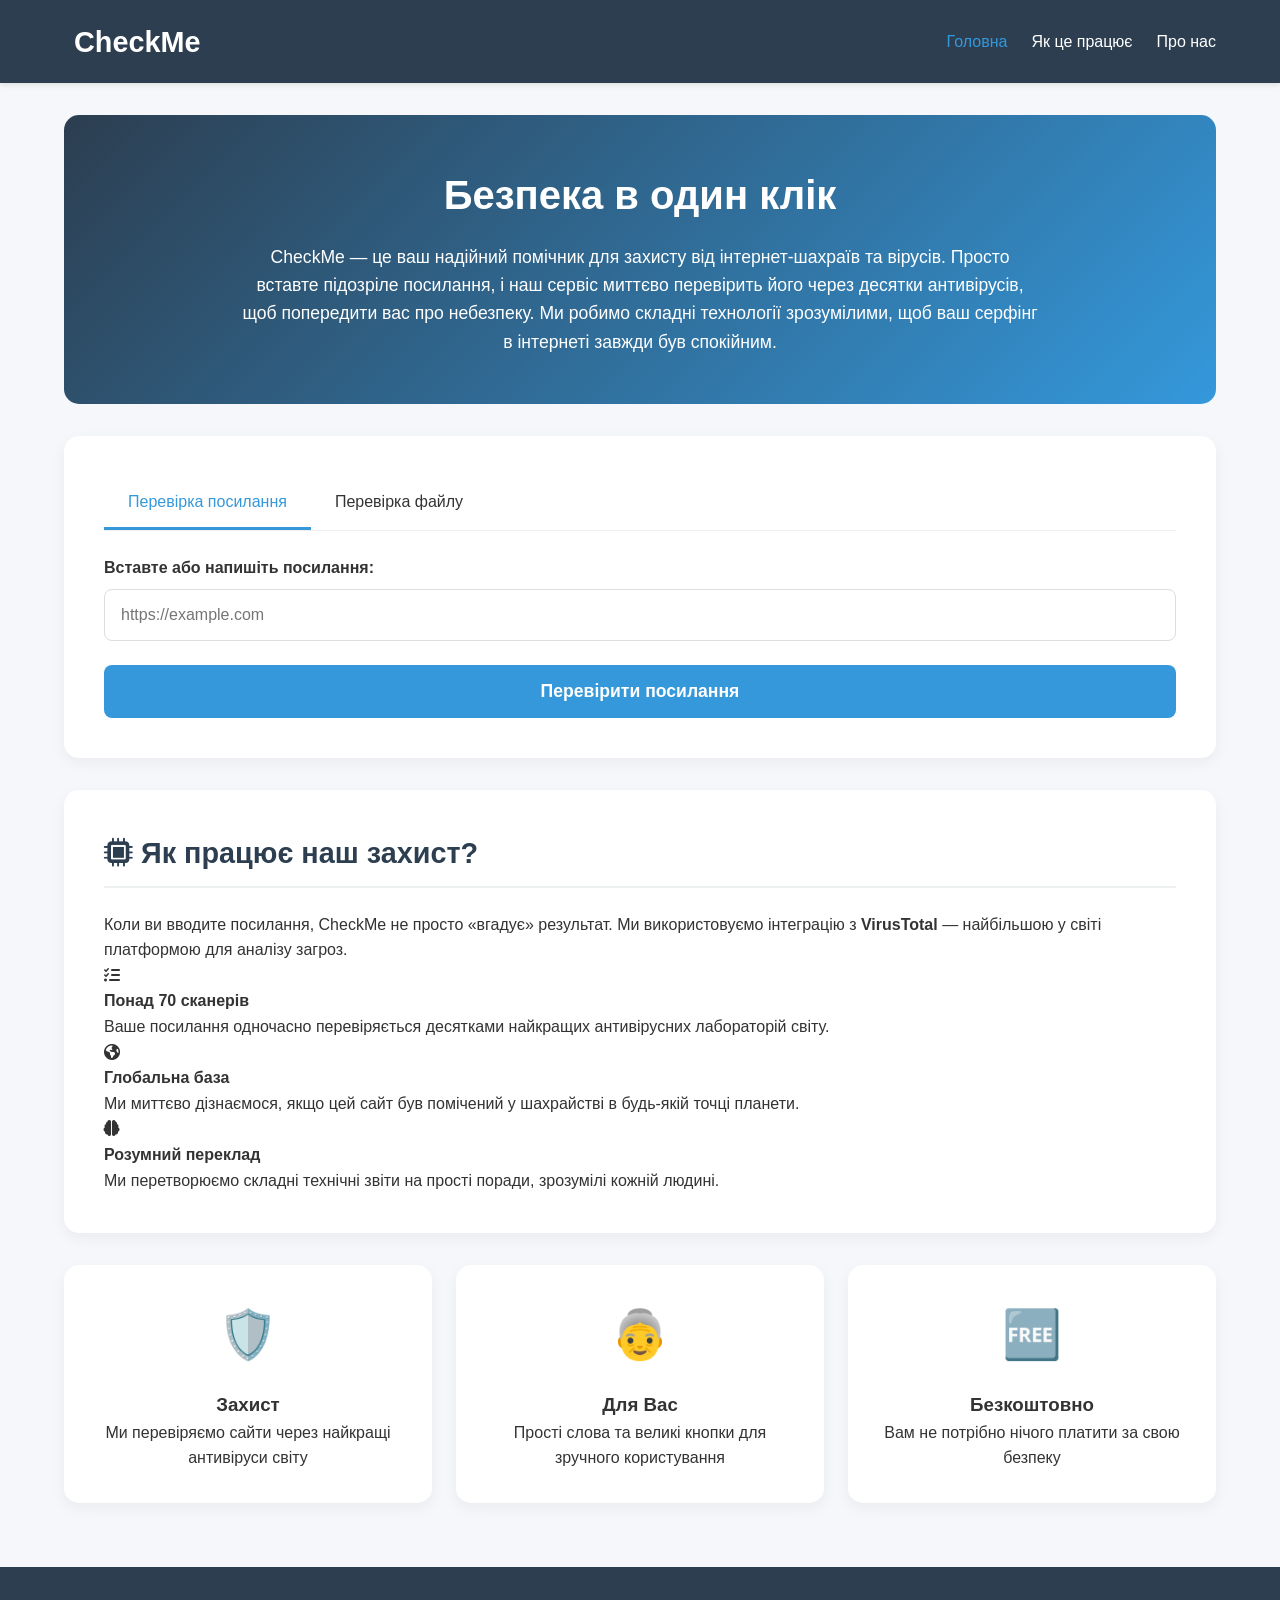
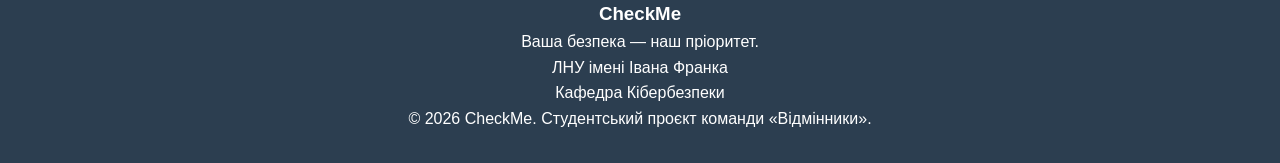
<file: static/index.html>
﻿<!DOCTYPE html>
<html lang="uk">
<head>
    <meta charset="UTF-8">
    <meta name="viewport" content="width=device-width, initial-scale=1.0">
    <title>CheckMe — Безпека в один клік</title>
    <link rel="stylesheet" href="https://cdnjs.cloudflare.com/ajax/libs/font-awesome/6.0.0/css/all.min.css">
    <link rel="stylesheet" href="style.css">
</head>
<body>
    <header>
        <div class="container">
            <div class="header-content">
                <div class="logo">
                    <span class="logo-icon"><i class="fas fa-shield-halved"></i></span>
                    <h1>CheckMe</h1>
                </div>
                <nav>
                    <ul>
                        <li><a href="#" class="nav-link active" data-page="home">Головна</a></li>
                        <li><a href="#" class="nav-link" data-page="documentation">Як це працює</a></li>
                        <li><a href="#" class="nav-link" data-page="about">Про нас</a></li>
                    </ul>
                </nav>
            </div>
        </div>
    </header>

    <main class="container">
        <section id="home" class="page active">
            <div class="hero">
                <h2>Безпека в один клік</h2>
                <p>
                    CheckMe — це ваш надійний помічник для захисту від інтернет-шахраїв та вірусів.
                    Просто вставте підозріле посилання, і наш сервіс миттєво перевірить його через десятки антивірусів, щоб попередити вас про небезпеку.
                    Ми робимо складні технології зрозумілими, щоб ваш серфінг в інтернеті завжди був спокійним.
                </p>
            </div>

            <div class="checker-container">
                <div class="tabs">
                    <div class="tab active" data-tab="url">Перевірка посилання</div>
                    <div class="tab" data-tab="file">Перевірка файлу</div>
                </div>

                <div class="tab-content active" id="url-tab">
                    <div class="input-group">
                        <label for="url-input">Вставте або напишіть посилання:</label>
                        <div class="input-wrapper">
                            <input type="text" id="url-input" class="input-field" placeholder="https://example.com">
                            <button id="btn-clear-url" class="btn-clear" title="Очистити">×</button>
                        </div>
                    </div>
                    <button id="btn-check-url" class="btn btn-block">Перевірити посилання</button>
                </div>

                <div class="tab-content" id="file-tab">
                    <div class="input-group">
                        <label>Виберіть файл для перевірки:</label>
                        <div class="file-placeholder">
                            Функціонал перевірки файлів у розробці
                        </div>
                    </div>
                    
                </div>

                <div id="result-display" class="result">
                    <h3 id="result-title">Заголовок</h3>
                    <p id="result-message">Повідомлення</p>
                </div>
            </div>

            <div class="tech-info-section">
                <div class="doc-section">
                    <h2><i class="fas fa-microchip"></i> Як працює наш захист?</h2>
                    <p>Коли ви вводите посилання, CheckMe не просто «вгадує» результат. Ми використовуємо інтеграцію з <strong>VirusTotal</strong> — найбільшою у світі платформою для аналізу загроз.</p>
                    <div class="tech-grid">
                        <div class="tech-item">
                            <i class="fas fa-list-check"></i>
                            <h4>Понад 70 сканерів</h4>
                            <p>Ваше посилання одночасно перевіряється десятками найкращих антивірусних лабораторій світу.</p>
                        </div>
                        <div class="tech-item">
                            <i class="fas fa-earth-americas"></i>
                            <h4>Глобальна база</h4>
                            <p>Ми миттєво дізнаємося, якщо цей сайт був помічений у шахрайстві в будь-якій точці планети.</p>
                        </div>
                        <div class="tech-item">
                            <i class="fas fa-brain"></i>
                            <h4>Розумний переклад</h4>
                            <p>Ми перетворюємо складні технічні звіти на прості поради, зрозумілі кожній людині.</p>
                        </div>
                    </div>
                </div>
            </div>

            <div class="features">
                <div class="feature-card">
                    <div class="feature-icon">🛡️</div>
                    <h3>Захист</h3>
                    <p>Ми перевіряємо сайти через найкращі антивіруси світу</p>
                </div>
                <div class="feature-card">
                    <div class="feature-icon">👵</div>
                    <h3>Для Вас</h3>
                    <p>Прості слова та великі кнопки для зручного користування</p>
                </div>
                <div class="feature-card">
                    <div class="feature-icon">🆓</div>
                    <h3>Безкоштовно</h3>
                    <p>Вам не потрібно нічого платити за свою безпеку</p>
                </div>
            </div>
        </section>

        <section id="documentation" class="page">
            <h1>Як це працює</h1>

            <div class="doc-section">
                <h2><i class="fas fa-gears"></i> Наші алгоритми та підходи</h2>
                <p>Для забезпечення високого рівня захисту команда «Відмінники» розробила багаторівневу систему перевірки кожного посилання.</p>

                <div class="tech-card-mini">
                    <ul class="algo-list">
                        <li>
                            <strong>Метод порівняння символів (Typosquatting):</strong>
                            Ми використовуємо спеціальні алгоритми для виявлення посилань, які намагаються видати себе за відомі бренди (наприклад, <em>monobonk.com</em> замість <em>monobank.ua</em>).
                        </li>
                        <li>
                            <strong>Агрегація даних VirusTotal:</strong>
                            Ваш запит аналізується одночасно десятками світових лідерів у сфері кібербезпеки, що дозволяє виявити навіть найновіші загрози.
                        </li>
                        <li>
                            <strong>Адаптивна інтерпретація:</strong>
                            Наша система не просто показує кількість знайдених вірусів, а аналізує тип загрози (фішинг, троян чи спам) і пояснює це людською мовою.
                        </li>
                        <li>
                            <strong>SSL-діагностика:</strong>
                            Ми перевіряємо наявність зашифрованого з'єднання, щоб переконатися, що ваші дані не будуть перехоплені сторонніми особами.
                        </li>
                    </ul>
                </div>
            </div>

            <div class="doc-section">
                <h2><i class="fas fa-users-gear"></i> Процес розробки команди</h2>
                <p>Створення <strong>CheckMe</strong> — це результат згуртованої роботи семи студентів-першокурсників кафедри Кібербезпеки ЛНУ ім. Івана Франка.</p>

                <div class="workflow-steps">
                    <div class="step">
                        <span class="step-num">1</span>
                        <p><strong>Дослідження:</strong> Ми проаналізували головні цифрові небезпеки, з якими стикаються люди старшого віку в Україні.</p>
                    </div>
                    <div class="step">
                        <span class="step-num">2</span>
                        <p><strong>Розробка логіки:</strong> Створення бекенд-частини на Python для стабільної взаємодії з глобальними базами загроз.</p>
                    </div>
                    <div class="step">
                        <span class="step-num">3</span>
                        <p><strong>UX/UI Дизайн:</strong> Розробка інтерфейсу за принципами максимальної простоти — великі кнопки та зрозумілі підказки.</p>
                    </div>
                    <div class="step">
                        <span class="step-num">4</span>
                        <p><strong>Тестування:</strong> Ретельна перевірка системи на різних типах шкідливих посилань для мінімізації помилок.</p>
                    </div>
                </div>
            </div>
        </section>

        <section id="about" class="page">
            <h1>Про нас</h1>
            <div class="doc-section">
                <h2>Команда: «Відмінники»</h2>
                <p>Проєкт <strong>CheckMe</strong> розроблений командою «Відмінники» — студентами 1-го курсу спеціальності «Кібербезпека» ЛНУ імені Івана Франка.</p>
                <div class="team-grid">
                    <div class="team-member"><strong>Асатрян Ерік</strong><span>Teamlead</span></div>
                    <div class="team-member"><strong>Дмитрів Богдан</strong><span>Backend/Frontend developer</span></div>
                    <div class="team-member"><strong>Пельчар Арсеній</strong><span>Security Analyst</span></div>
                    <div class="team-member"><strong>Паращич Максим</strong><span>Designer</span></div>
                    <div class="team-member"><strong>Сримов Денис</strong><span>Frontend developer</span></div>
                </div>
            </div>
            <div class="doc-section">
                <h2>Наша місія</h2>
                <p>Створити простий та зрозумілий сервіс для людей похилого віку, який допоможе захистити особисті дані від шахраїв.</p>
            </div>
        </section>
    </main>

    <footer>
        <div class="container">
            <div class="footer-content">
                <div class="footer-info">
                    <h3>CheckMe</h3>
                    <p>Ваша безпека — наш пріоритет.</p>
                </div>
                <div class="footer-university">
                    <p>ЛНУ імені Івана Франка</p>
                    <p>Кафедра Кібербезпеки</p>
                </div>
            </div>
            <div class="footer-bottom">
                <p>&copy; 2026 CheckMe. Студентський проєкт команди «Відмінники».</p>
            </div>
        </div>
    </footer>

    <script src="script.js"></script>
</body>
</html>
</file>
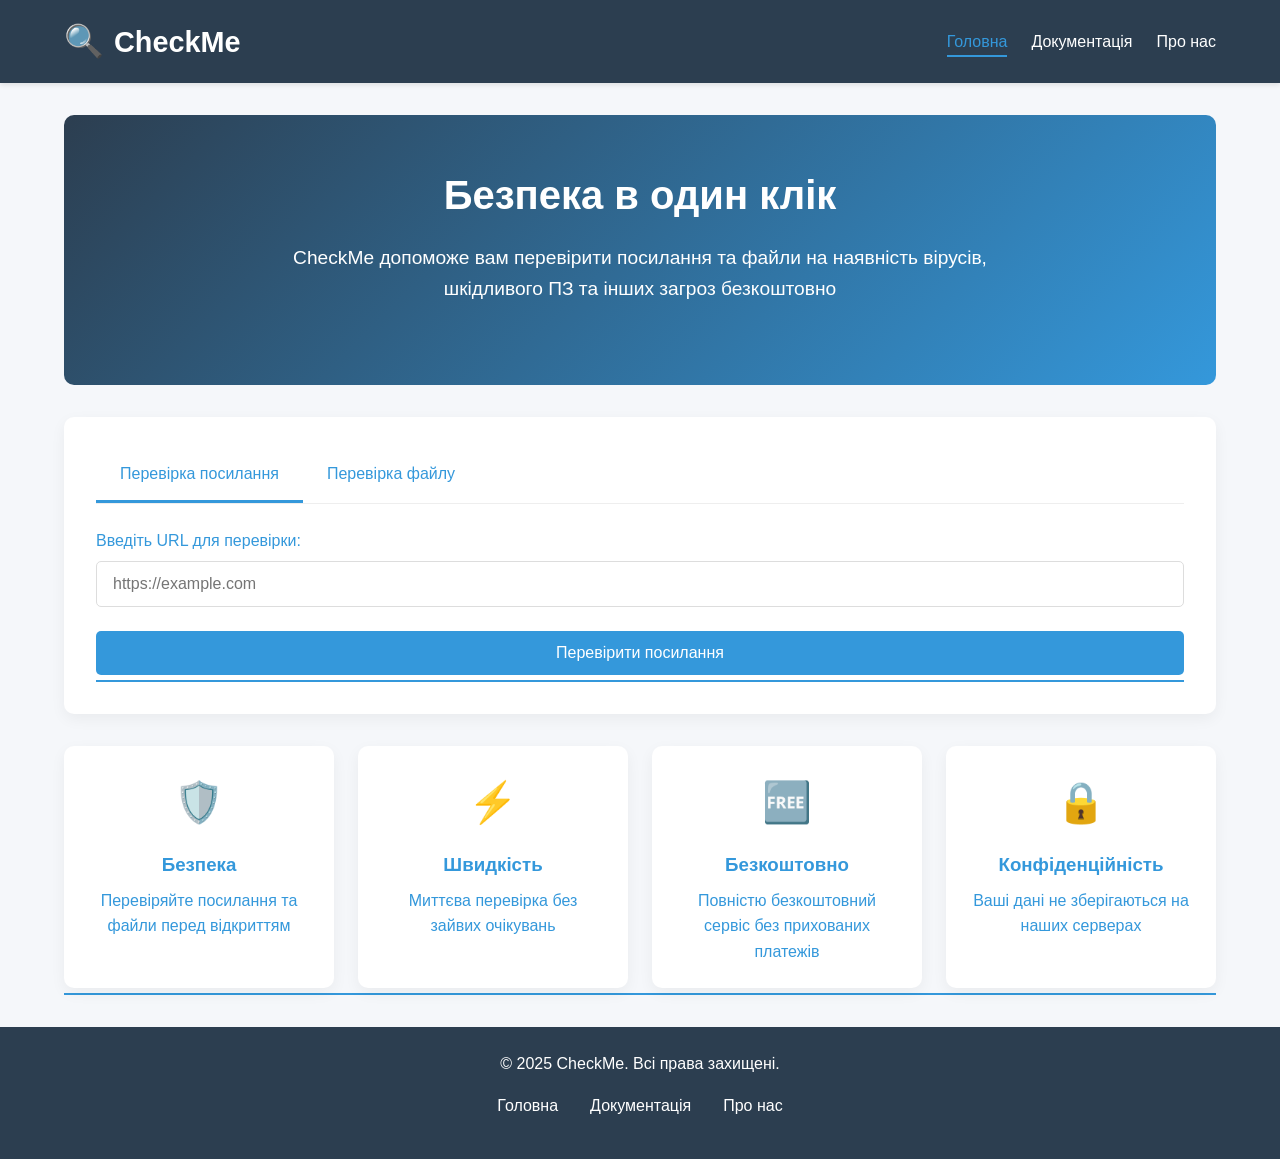
<file: index.html.html>
<!DOCTYPE html>
<html lang="uk">
<head>
    <meta charset="UTF-8">
    <meta name="viewport" content="width=device-width, initial-scale=1.0">
    <title>CheckMe - Перевірка посилань та файлів</title>
    <style>
        :root {
            --primary-color: #2c3e50;
            --secondary-color: #3498db;
            --accent-color: #e74c3c;
            --light-color: #ecf0f1;
            --dark-color: #2c3e50;
            --success-color: #2ecc71;
            --warning-color: #f39c12;
            --danger-color: #e74c3c;
        }
        
        * {
            margin: 0;
            padding: 0;
            box-sizing: border-box;
            font-family: 'Segoe UI', Tahoma, Geneva, Verdana, sans-serif;
        }
        
        body {
            background-color: #f5f7fa;
            color: #333;
            line-height: 1.6;
        }
        
        /* Header Styles */
        header {
            background-color: var(--primary-color);
            color: white;
            padding: 1rem 0;
            box-shadow: 0 2px 5px rgba(0,0,0,0.1);
        }
        
        .container {
            width: 90%;
            max-width: 1200px;
            margin: 0 auto;
        }
        
        .header-content {
            display: flex;
            justify-content: space-between;
            align-items: center;
        }
        
        .logo {
            display: flex;
            align-items: center;
        }
        
        .logo h1 {
            font-size: 1.8rem;
            margin-left: 10px;
        }
        
        .logo-icon {
            font-size: 2rem;
            color: var(--secondary-color);
        }
        
        nav ul {
            display: flex;
            list-style: none;
        }
        
        nav ul li {
            margin-left: 1.5rem;
        }
        
        nav ul li a {
            color: white;
            text-decoration: none;
            font-weight: 500;
            transition: color 0.3s;
            cursor: pointer;
        }
        
        nav ul li a:hover {
            color: var(--secondary-color);
        }
        
        .active {
            color: var(--secondary-color);
            border-bottom: 2px solid var(--secondary-color);
            padding-bottom: 5px;
        }
        
        /* Main Content Styles */
        main {
            padding: 2rem 0;
            min-height: calc(100vh - 140px);
        }
        
        .page {
            display: none;
        }
        
        .page.active {
            display: block;
        }
        
        .hero {
            text-align: center;
            padding: 3rem 0;
            background: linear-gradient(135deg, var(--primary-color), var(--secondary-color));
            color: white;
            border-radius: 10px;
            margin-bottom: 2rem;
        }
        
        .hero h2 {
            font-size: 2.5rem;
            margin-bottom: 1rem;
        }
        
        .hero p {
            font-size: 1.2rem;
            max-width: 700px;
            margin: 0 auto 2rem;
        }
        
        .checker-container {
            background-color: white;
            border-radius: 10px;
            padding: 2rem;
            box-shadow: 0 5px 15px rgba(0,0,0,0.05);
            margin-bottom: 2rem;
        }
        
        .tabs {
            display: flex;
            margin-bottom: 1.5rem;
            border-bottom: 1px solid #eee;
        }
        
        .tab {
            padding: 0.8rem 1.5rem;
            cursor: pointer;
            font-weight: 500;
            border-bottom: 3px solid transparent;
            transition: all 0.3s;
        }
        
        .tab.active {
            border-bottom: 3px solid var(--secondary-color);
            color: var(--secondary-color);
        }
        
        .tab-content {
            display: none;
        }
        
        .tab-content.active {
            display: block;
        }
        
        .input-group {
            margin-bottom: 1.5rem;
        }
        
        .input-group label {
            display: block;
            margin-bottom: 0.5rem;
            font-weight: 500;
        }
        
        .input-field {
            width: 100%;
            padding: 0.8rem 1rem;
            border: 1px solid #ddd;
            border-radius: 5px;
            font-size: 1rem;
        }
        
        .input-field:focus {
            outline: none;
            border-color: var(--secondary-color);
        }
        
        .file-placeholder {
            display: block;
            padding: 1rem;
            border: 2px dashed #ddd;
            border-radius: 5px;
            text-align: center;
            color: #777;
        }
        
        .btn {
            background-color: var(--secondary-color);
            color: white;
            border: none;
            padding: 0.8rem 1.5rem;
            border-radius: 5px;
            font-size: 1rem;
            cursor: pointer;
            transition: background-color 0.3s;
            display: inline-block;
        }
        
        .btn:hover {
            background-color: #2980b9;
        }
        
        .btn-block {
            display: block;
            width: 100%;
        }
        
        .result {
            margin-top: 2rem;
            padding: 1.5rem;
            border-radius: 5px;
            display: none;
        }
        
        .result.safe {
            background-color: rgba(46, 204, 113, 0.1);
            border: 1px solid var(--success-color);
            color: var(--success-color);
        }
        
        .result.warning {
            background-color: rgba(243, 156, 18, 0.1);
            border: 1px solid var(--warning-color);
            color: var(--warning-color);
        }
        
        .result.danger {
            background-color: rgba(231, 76, 60, 0.1);
            border: 1px solid var(--danger-color);
            color: var(--danger-color);
        }
        
        .features {
            display: grid;
            grid-template-columns: repeat(auto-fit, minmax(250px, 1fr));
            gap: 1.5rem;
            margin-top: 2rem;
        }
        
        .feature-card {
            background-color: white;
            border-radius: 10px;
            padding: 1.5rem;
            box-shadow: 0 5px 15px rgba(0,0,0,0.05);
            text-align: center;
        }
        
        .feature-icon {
            font-size: 2.5rem;
            color: var(--secondary-color);
            margin-bottom: 1rem;
        }
        
        .feature-card h3 {
            margin-bottom: 0.5rem;
        }
        
        /* Documentation Styles */
        .doc-section {
            margin-bottom: 2rem;
        }
        
        .doc-section h2 {
            margin-bottom: 1rem;
            color: var(--primary-color);
            border-bottom: 2px solid #eee;
            padding-bottom: 0.5rem;
        }
        
        .doc-section h3 {
            margin: 1.5rem 0 0.5rem;
            color: var(--secondary-color);
        }
        
        .doc-section p {
            margin-bottom: 1rem;
        }
        
        .doc-section ul, .doc-section ol {
            margin-left: 1.5rem;
            margin-bottom: 1rem;
        }
        
        .doc-section li {
            margin-bottom: 0.5rem;
        }
        
        .code-block {
            background-color: #2d3748;
            color: #e2e8f0;
            padding: 1rem;
            border-radius: 5px;
            margin: 1rem 0;
            font-family: 'Courier New', monospace;
            overflow-x: auto;
        }
        
        /* Footer Styles */
        footer {
            background-color: var(--primary-color);
            color: white;
            padding: 1.5rem 0;
            text-align: center;
        }
        
        .footer-content {
            display: flex;
            flex-direction: column;
            align-items: center;
        }
        
        .footer-links {
            display: flex;
            margin: 1rem 0;
        }
        
        .footer-links a {
            color: white;
            margin: 0 1rem;
            text-decoration: none;
            cursor: pointer;
        }
        
        .footer-links a:hover {
            color: var(--secondary-color);
        }
        
        /* Responsive Styles */
        @media (max-width: 768px) {
            .header-content {
                flex-direction: column;
                text-align: center;
            }
            
            nav ul {
                margin-top: 1rem;
                justify-content: center;
            }
            
            nav ul li {
                margin: 0 0.5rem;
            }
            
            .hero h2 {
                font-size: 2rem;
            }
            
            .hero p {
                font-size: 1rem;
            }
            
            .footer-links {
                flex-direction: column;
            }
            
            .footer-links a {
                margin: 0.5rem 0;
            }
        }
    </style>
</head>
<body>
    <header>
        <div class="container">
            <div class="header-content">
                <div class="logo">
                    <span class="logo-icon">🔍</span>
                    <h1>CheckMe</h1>
                </div>
                <nav>
                    <ul>
                        <li><a href="#" class="nav-link active" data-page="home">Головна</a></li>
                        <li><a href="#" class="nav-link" data-page="documentation">Документація</a></li>
                        <li><a href="#" class="nav-link" data-page="about">Про нас</a></li>
                    </ul>
                </nav>
            </div>
        </div>
    </header>

    <main class="container">
        <!-- Home Page -->
        <section id="home" class="page active">
            <div class="hero">
                <h2>Безпека в один клік</h2>
                <p>CheckMe допоможе вам перевірити посилання та файли на наявність вірусів, шкідливого ПЗ та інших загроз безкоштовно</p>
            </div>
            
            <div class="checker-container">
                <div class="tabs">
                    <div class="tab active" data-tab="url">Перевірка посилання</div>
                    <div class="tab" data-tab="file">Перевірка файлу</div>
                </div>
                
                <div class="tab-content active" id="url-tab">
                    <div class="input-group">
                        <label for="url-input">Введіть URL для перевірки:</label>
                        <input type="text" id="url-input" class="input-field" placeholder="https://example.com">
                    </div>
                    <button class="btn btn-block">Перевірити посилання</button>
                </div>
                
                <div class="tab-content" id="file-tab">
                    <div class="input-group">
                        <label>Виберіть файл для перевірки:</label>
                        <div class="file-placeholder">
                            Функціонал перевірки файлів тимчасово недоступний
                        </div>
                    </div>
                    <button class="btn btn-block">Перевірити файл</button>
                </div>
                
                <div class="result safe">
                    <h3>Безпечне посилання</h3>
                    <p>Наш аналіз не виявив загроз у цьому посиланні. Ви можете безпечно його використовувати.</p>
                </div>
            </div>
            
            <div class="features">
                <div class="feature-card">
                    <div class="feature-icon">🛡️</div>
                    <h3>Безпека</h3>
                    <p>Перевіряйте посилання та файли перед відкриттям</p>
                </div>
                <div class="feature-card">
                    <div class="feature-icon">⚡</div>
                    <h3>Швидкість</h3>
                    <p>Миттєва перевірка без зайвих очікувань</p>
                </div>
                <div class="feature-card">
                    <div class="feature-icon">🆓</div>
                    <h3>Безкоштовно</h3>
                    <p>Повністю безкоштовний сервіс без прихованих платежів</p>
                </div>
                <div class="feature-card">
                    <div class="feature-icon">🔒</div>
                    <h3>Конфіденційність</h3>
                    <p>Ваші дані не зберігаються на наших серверах</p>
                </div>
            </div>
        </section>
        
        <!-- Documentation Page -->
        <section id="documentation" class="page">
            <h1>Документація</h1>
            
            <div class="doc-section">
                <h2>Як користуватися CheckMe</h2>
                
                <h3>Перевірка посилань</h3>
                <p>Щоб перевірити посилання на наявність загроз:</p>
                <ol>
                    <li>Перейдіть на вкладку "Перевірка посилання"</li>
                    <li>Введіть URL у текстове поле</li>
                    <li>Натисніть кнопку "Перевірити посилання"</li>
                    <li>Очікуйте на результати аналізу</li>
                </ol>
                
                <h3>Перевірка файлів</h3>
                <p>Щоб перевірити файл на наявність вірусів:</p>
                <ol>
                    <li>Перейдіть на вкладку "Перевірка файлу"</li>
                    <li>Натисніть на область для завантаження або перетягніть файл</li>
                    <li>Оберіть файл для перевірки (максимальний розмір: 100 МБ)</li>
                    <li>Натисніть кнопку "Перевірити файл"</li>
                    <li>Очікуйте на результати аналізу</li>
                </ol>
            </div>
            
            <div class="doc-section">
                <h2>Типи загроз, які ми виявляємо</h2>
                
                <h3>Для посилань</h3>
                <ul>
                    <li>Фішингові сайти</li>
                    <li>Сайти з шкідливим ПЗ</li>
                    <li>Підозрілі перенаправлення</li>
                    <li>Сайти з небезпечним контентом</li>
                    <li>Шахрайські ресурси</li>
                </ul>
                
                <h3>Для файлів</h3>
                <ul>
                    <li>Віруси та трояни</li>
                    <li>Шпигунське ПЗ</li>
                    <li>Рекламне ПЗ (Adware)</li>
                    <li>Шкідливі скрипти</li>
                    <li>Підозрілі виконувані файли</li>
                </ul>
            </div>
        </section>
        
        <!-- About Page -->
        <section id="about" class="page">
            <h1>Про нас</h1>
            
            <div class="doc-section">
                <h2>Наша місія</h2>
                <p>CheckMe - це безкоштовний сервіс, створений для забезпечення безпеки користувачів в інтернеті. Ми прагнемо зробити цифровий простір безпечнішим для всіх, надаючи зручні інструменти для перевірки посилань та файлів.</p>
                
                <h2>Наша команда</h2>
                <p>Над розробкою CheckMe працює команда фахівців з кібербезпеки, які мають багаторічний досвід у виявленні та нейтралізації різноманітних загроз. Ми постійно вдосконалюємо наші алгоритми для забезпечення максимальної ефективності.</p>
                
                <h2>Наші принципи</h2>
                <ul>
                    <li><strong>Безкоштовність:</strong> Ми віримо, що безпека в інтернеті має бути доступною для всіх</li>
                    <li><strong>Конфіденційність:</strong> Ми не збираємо та не зберігаємо особисту інформацію користувачів</li>
                    <li><strong>Прозорість:</strong> Ми надаємо детальну інформацію про виявлені загрози</li>
                    <li><strong>Постійне вдосконалення:</strong> Ми регулярно оновлюємо нашу базу загроз та алгоритми аналізу</li>
                </ul>
            </div>
        </section>
    </main>

    <footer>
        <div class="container">
            <div class="footer-content">
                <p>&copy; 2025 CheckMe. Всі права захищені.</p>
                <div class="footer-links">
                    <a href="#" class="nav-link" data-page="home">Головна</a>
                    <a href="#" class="nav-link" data-page="documentation">Документація</a>
                    <a href="#" class="nav-link" data-page="about">Про нас</a>
                </div>
            </div>
        </div>
    </footer>

    <script>
        // Навігація між сторінками
        document.querySelectorAll('.nav-link').forEach(link => {
            link.addEventListener('click', function(e) {
                e.preventDefault();
                
                // Видаляємо активний клас з усіх посилань
                document.querySelectorAll('.nav-link').forEach(item => {
                    item.classList.remove('active');
                });
                
                // Додаємо активний клас до поточного посилання
                this.classList.add('active');
                
                // Приховуємо всі сторінки
                document.querySelectorAll('.page').forEach(page => {
                    page.classList.remove('active');
                });
                
                // Показуємо вибрану сторінку
                const pageId = this.getAttribute('data-page');
                document.getElementById(pageId).classList.add('active');
            });
        });
        
        // Перемикання між вкладками перевірки
        document.querySelectorAll('.tab').forEach(tab => {
            tab.addEventListener('click', function() {
                // Видаляємо активний клас з усіх вкладок
                document.querySelectorAll('.tab').forEach(item => {
                    item.classList.remove('active');
                });
                
                // Додаємо активний клас до поточної вкладки
                this.classList.add('active');
                
                // Приховуємо всі вмісти вкладок
                document.querySelectorAll('.tab-content').forEach(content => {
                    content.classList.remove('active');
                });
                
                // Показуємо вибраний вміст вкладки
                const tabId = this.getAttribute('data-tab');
                document.getElementById(`${tabId}-tab`).classList.add('active');
            });
        });
        
        // Всі кнопки перевірки просто показують повідомлення
        document.querySelectorAll('.btn').forEach(button => {
            button.addEventListener('click', function() {
                alert('Це демонстраційна версія. Функціонал перевірки не реалізований.');
            });
        });
    </script>
</body>
</html>
</file>
<file: static/style.css>
/* --- ����� �� ������������ --- */
:root {
    --primary-color: #2c3e50;
    --secondary-color: #3498db;
    --accent-color: #e74c3c;
    --light-color: #ecf0f1;
    --dark-color: #2c3e50;
    --success-color: #2ecc71;
    --warning-color: #f39c12;
    --danger-color: #e74c3c;
    --shadow: 0 5px 15px rgba(0,0,0,0.05);
}

* {
    margin: 0;
    padding: 0;
    box-sizing: border-box;
    font-family: 'Segoe UI', Tahoma, Geneva, Verdana, sans-serif;
}

body {
    background-color: #f5f7fa;
    color: #333;
    line-height: 1.6;
}

.container {
    width: 90%;
    max-width: 1200px;
    margin: 0 auto;
}

/* --- ����� ����� --- */
header {
    background-color: var(--primary-color);
    color: white;
    padding: 1rem 0;
    box-shadow: 0 2px 5px rgba(0,0,0,0.1);
}

.header-content {
    display: flex;
    justify-content: space-between;
    align-items: center;
}

.logo {
    display: flex;
    align-items: center;
}

    .logo h1 {
        font-size: 1.8rem;
        margin-left: 10px;
    }

.logo-icon {
    font-size: 2rem;
    color: var(--secondary-color);
}

nav ul {
    display: flex;
    list-style: none;
}

    nav ul li {
        margin-left: 1.5rem;
    }

        nav ul li a {
            color: white;
            text-decoration: none;
            font-weight: 500;
            transition: color 0.3s;
            cursor: pointer;
        }

            nav ul li a:hover,
            nav ul li a.active {
                color: var(--secondary-color);
            }

/* --- �������� ������� --- */
main {
    padding: 2rem 0;
    min-height: calc(100vh - 140px);
}

.page {
    display: none;
}

    .page.active {
        display: block;
    }

/* --- ������� ������� (Hero & Checker) --- */
.hero {
    text-align: center;
    padding: 3rem 2rem;
    background: linear-gradient(135deg, var(--primary-color), var(--secondary-color));
    color: white;
    border-radius: 15px;
    margin-bottom: 2rem;
}

    .hero h2 {
        font-size: 2.5rem;
        margin-bottom: 1rem;
    }

    .hero p {
        font-size: 1.1rem;
        max-width: 800px;
        margin: 0 auto;
    }

.checker-container {
    background-color: white;
    border-radius: 15px;
    padding: 2.5rem;
    box-shadow: var(--shadow);
    margin-bottom: 2rem;
}

/* ������� */
.tabs {
    display: flex;
    margin-bottom: 1.5rem;
    border-bottom: 1px solid #eee;
}

.tab {
    padding: 0.8rem 1.5rem;
    cursor: pointer;
    font-weight: 500;
    border-bottom: 3px solid transparent;
    transition: all 0.3s;
}

    .tab.active {
        border-bottom: 3px solid var(--secondary-color);
        color: var(--secondary-color);
    }

.tab-content {
    display: none;
}

    .tab-content.active {
        display: block;
    }

/* ���� ����� �� ������ */
.input-group {
    margin-bottom: 1.5rem;
}

    .input-group label {
        display: block;
        margin-bottom: 0.5rem;
        font-weight: 600;
    }

.input-field {
    width: 100%;
    padding: 1rem;
    border: 1px solid #ddd;
    border-radius: 8px;
    font-size: 1rem;
    transition: border-color 0.3s;
}

    .input-field:focus {
        outline: none;
        border-color: var(--secondary-color);
    }

.btn {
    background-color: var(--secondary-color);
    color: white;
    border: none;
    padding: 1rem 2rem;
    border-radius: 8px;
    font-size: 1.1rem;
    font-weight: 600;
    cursor: pointer;
    transition: all 0.3s;
}

    .btn:hover {
        background-color: #2980b9;
        transform: translateY(-2px);
    }

.btn-block {
    display: block;
    width: 100%;
}

/* ���������� �������� */
.result {
    margin-top: 2rem;
    padding: 1.5rem;
    border-radius: 10px;
    display: none;
    border-left: 8px solid transparent;
}

    .result.safe {
        background-color: #e8f8f0;
        border-color: var(--success-color);
        color: #1e8449;
        display: block;
    }

    .result.warning {
        background-color: #fef9e7;
        border-color: var(--warning-color);
        color: #935116;
        display: block;
    }

    .result.danger {
        background-color: #fdedec;
        border-color: var(--danger-color);
        color: #922b21;
        display: block;
    }

/* --- ������� "��� ���" �� ������������ --- */
.doc-section {
    background-color: white;
    border-radius: 15px;
    padding: 2.5rem;
    box-shadow: var(--shadow);
    margin-bottom: 2rem;
}

    .doc-section h2 {
        color: var(--primary-color);
        margin-bottom: 1.5rem;
        font-size: 1.8rem;
        border-bottom: 2px solid var(--light-color);
        padding-bottom: 10px;
    }

/* ѳ��� ������� (7 ��������) */
.team-grid {
    display: grid;
    grid-template-columns: repeat(auto-fit, minmax(280px, 1fr));
    gap: 20px;
    margin-top: 2rem;
    justify-content: center; /* ������� ��� ������� 7-� ������ */
}

.team-member {
    background-color: #fcfdfd;
    padding: 1.5rem;
    border-radius: 12px;
    border: 1px solid #eee;
    border-left: 5px solid var(--secondary-color);
    box-shadow: 0 3px 10px rgba(0,0,0,0.02);
    transition: transform 0.3s ease, box-shadow 0.3s ease;
}

    .team-member:hover {
        transform: translateY(-5px);
        box-shadow: 0 8px 20px rgba(0,0,0,0.1);
        background-color: white;
    }

    .team-member strong {
        display: block;
        font-size: 1.2rem;
        color: var(--primary-color);
        margin-bottom: 5px;
    }

    .team-member span {
        font-size: 0.9rem;
        color: #7f8c8d;
        font-weight: 500;
    }

/* ���������� (Features) */
.features {
    display: grid;
    grid-template-columns: repeat(auto-fit, minmax(250px, 1fr));
    gap: 1.5rem;
}

.feature-card {
    background-color: white;
    border-radius: 15px;
    padding: 2rem;
    box-shadow: var(--shadow);
    text-align: center;
    transition: transform 0.3s;
}

    .feature-card:hover {
        transform: scale(1.03);
    }

.feature-icon {
    font-size: 3rem;
    margin-bottom: 1rem;
}

/* --- ϳ���� --- */
footer {
    background-color: var(--primary-color);
    color: white;
    padding: 2rem 0;
    text-align: center;
    margin-top: 2rem;
}

/* ������������ ��� ��������� */
@media (max-width: 768px) {
    .header-content {
        flex-direction: column;
        gap: 1rem;
    }

    .hero h2 {
        font-size: 1.8rem;
    }

    nav ul li {
        margin: 0 0.7rem;
    }
}
/* ���� ��� ������ "�� �� ������" */
.algo-list {
    list-style: none;
    padding: 0;
}

    .algo-list li {
        background: #fdfdfd;
        margin-bottom: 15px;
        padding: 20px;
        border-radius: 12px;
        border-left: 4px solid var(--secondary-color);
        box-shadow: 0 2px 5px rgba(0,0,0,0.02);
    }

        .algo-list li strong {
            color: var(--primary-color);
            display: block;
            margin-bottom: 5px;
            font-size: 1.1rem;
        }

/* ����� ������ ������� */
.workflow-steps {
    display: grid;
    grid-template-columns: repeat(auto-fit, minmax(250px, 1fr));
    gap: 20px;
    margin-top: 25px;
}

.step {
    background: white;
    padding: 20px;
    border-radius: 15px;
    border: 1px solid #eee;
    position: relative;
}

.step-num {
    background: var(--secondary-color);
    color: white;
    width: 30px;
    height: 30px;
    display: flex;
    align-items: center;
    justify-content: center;
    border-radius: 50%;
    font-weight: bold;
    margin-bottom: 10px;
}

.step p {
    font-size: 0.95rem;
    margin: 0;
}
.loader {
    border: 4px solid #f3f3f3;
    border-top: 4px solid var(--secondary-color);
    border-radius: 50%;
    width: 20px;
    height: 20px;
    animation: spin 1s linear infinite;
    display: inline-block;
    vertical-align: middle;
    margin-right: 10px;
}

@keyframes spin {
    0% {
        transform: rotate(0deg);
    }

    100% {
        transform: rotate(360deg);
    }
}
/* ��������� ��� ���� �� ������ */
.input-wrapper {
    position: relative;
    display: flex;
    align-items: center;
}

/* ������ �������� ��������� ���� */
.btn-clear {
    position: absolute;
    right: 15px;
    background: #eee;
    border: none;
    border-radius: 50%;
    width: 30px;
    height: 30px;
    font-size: 20px;
    color: #666;
    cursor: pointer;
    display: none; /* �� ������������� ��������� */
    align-items: center;
    justify-content: center;
    transition: 0.2s;
    line-height: 1;
}

    .btn-clear:hover {
        background: #ddd;
        color: var(--primary-color);
    }

/* ������ ����� � �����, ��� �� �� ������� �� ������ */
.input-field {
    padding-right: 55px !important;
}
</file>
